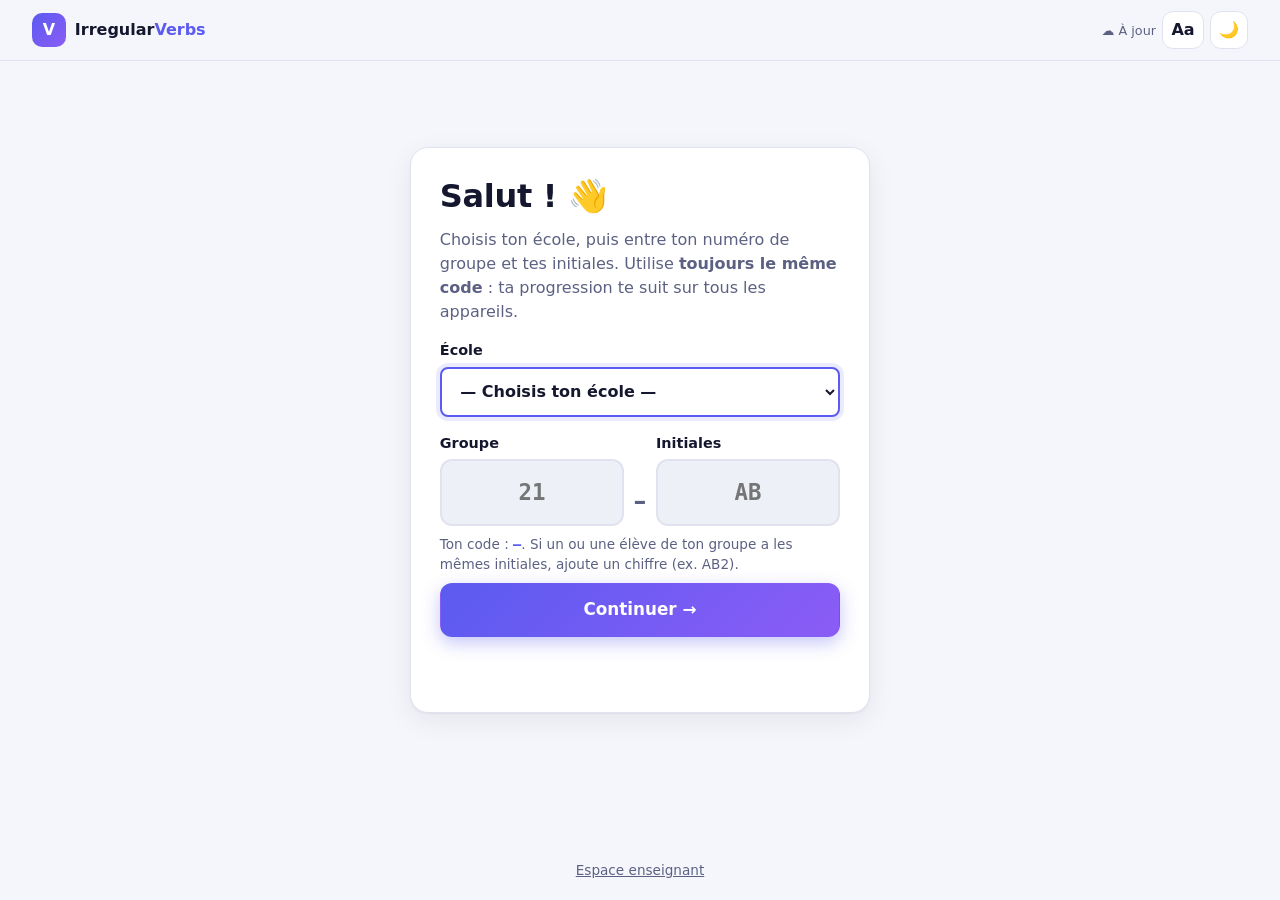
<file: index.html>
<!DOCTYPE html>
<html lang="fr" data-theme="light">
<head>
  <meta charset="utf-8">
  <meta http-equiv="Content-Security-Policy" content="default-src 'self'; script-src 'self'; style-src 'self' 'unsafe-inline'; img-src 'self' data: blob:; connect-src 'self' https://script.google.com https://script.googleusercontent.com; manifest-src 'self'; worker-src 'self'; object-src 'none'; base-uri 'self'; form-action 'self'">
  <meta name="referrer" content="no-referrer">
  <meta name="viewport" content="width=device-width, initial-scale=1">
  <title>Irregular Verbs — Pratique des verbes irréguliers</title>
  <meta name="description" content="Pratique des verbes irréguliers anglais pour la 2e secondaire.">
  <meta name="theme-color" content="#5b5bf0">
  <link rel="manifest" href="manifest.webmanifest">
  <link rel="icon" href="assets/icon.svg" type="image/svg+xml">
  <link rel="apple-touch-icon" href="assets/icon-192.png">
  <link rel="stylesheet" href="css/styles.css">
</head>
<body>
  <a class="saut" href="#principal">Aller au contenu</a>

  <header class="entete">
    <div class="marque">
      <span class="logo" aria-hidden="true">V</span>
      <span class="marque-txt">Irregular<b>Verbs</b></span>
    </div>
    <div class="entete-stats" id="entete-stats" hidden>
      <span class="pastille" id="pastille-serie" title="Jours consécutifs de pratique">🔥 <b id="val-serie">0</b></span>
      <span class="pastille" id="pastille-niveau" title="Niveau et points d'expérience">⭐ Niv. <b id="val-niveau">1</b></span>
      <span class="pastille code" id="pastille-code" title="Ton code"></span>
    </div>
    <div class="entete-actions">
      <span class="sync" id="sync" role="status" aria-live="polite"></span>
      <button class="btn-icone" id="btn-lecture" aria-pressed="false" title="Lecture facilitée (texte plus grand et espacé)" aria-label="Lecture facilitée">Aa</button>
      <button class="btn-icone" id="btn-theme" title="Mode clair / sombre">🌙</button>
    </div>
  </header>

  <main id="principal" tabindex="-1">

    <!-- =============== CONNEXION =============== -->
    <section class="ecran" id="ecran-connexion" hidden>
      <div class="carte carte-connexion">
        <h1>Salut ! 👋</h1>
        <p class="muted">Choisis ton école, puis entre ton numéro de groupe et tes initiales. Utilise <b>toujours le même code</b> : ta progression te suit sur tous les appareils.</p>
        <form id="form-connexion" autocomplete="off" novalidate>
          <div id="etape-code">
            <label class="champ" id="champ-ecole" style="margin-top:1rem">
              <span>École</span>
              <select id="in-ecole" aria-describedby="aide-code"><option value="">— Choisis ton école —</option></select>
            </label>
            <div class="rangee-code">
              <label class="champ">
                <span>Groupe</span>
                <input id="in-groupe" inputmode="numeric" maxlength="4" placeholder="21" aria-describedby="aide-code">
              </label>
              <span class="tiret" aria-hidden="true">–</span>
              <label class="champ">
                <span>Initiales</span>
                <input id="in-initiales" maxlength="5" placeholder="AB" autocapitalize="characters" aria-describedby="aide-code">
              </label>
            </div>
            <p class="aide" id="aide-code">Ton code : <b id="apercu-code">—</b>. Si un ou une élève de ton groupe a les mêmes initiales, ajoute un chiffre (ex. AB2).</p>
            <button class="btn btn-principal btn-large" type="submit" id="btn-continuer">Continuer →</button>
          </div>
          <div id="etape-nip" hidden>
            <p id="nip-titre" class="nip-titre"></p>
            <label class="champ"><span>NIP (4 chiffres)</span>
              <input id="in-nip" class="nip-input" type="password" inputmode="numeric" maxlength="4" autocomplete="current-password"></label>
            <label class="champ" id="champ-nip2" style="margin-top:.6rem"><span>Confirme ton NIP</span>
              <input id="in-nip2" class="nip-input" type="password" inputmode="numeric" maxlength="4" autocomplete="new-password"></label>
            <button class="btn btn-principal btn-large" type="submit" id="btn-entrer" style="margin-top:1rem">Entrer</button>
            <div class="actions" style="justify-content:space-between">
              <button type="button" class="btn btn-fantome btn-petit" id="btn-retour-code">← Ce n'est pas moi</button>
              <button type="button" class="btn btn-fantome btn-petit" id="btn-nip-oublie">NIP oublié ?</button>
            </div>
          </div>
          <p class="erreur" id="erreur-connexion" role="alert"></p>
        </form>
        <div id="anciens-codes" class="anciens-codes"></div>
      </div>
    </section>

    <!-- =============== ACCUEIL =============== -->
    <section class="ecran" id="ecran-accueil" hidden>
      <div class="bienvenue">
        <div>
          <h1 id="titre-accueil">Prêt·e à pratiquer ?</h1>
          <p class="muted" id="message-accueil"></p>
        </div>
        <button class="btn btn-fantome" id="btn-changer-eleve">Changer d'élève</button>
      </div>

      <h2 class="titre-section"><span class="num">1</span> Choisis ton bloc</h2>
      <div class="grille-blocs" id="grille-blocs" role="radiogroup" aria-label="Bloc de verbes"></div>

      <h2 class="titre-section"><span class="num">2</span> Choisis ton activité</h2>
      <div class="grille-modes" id="grille-modes"></div>

      <details class="options" id="options">
        <summary>⚙️ Options : quelle forme veux-tu recevoir ?</summary>
        <div class="segment" id="seg-forme" role="radiogroup" aria-label="Forme donnée">
          <button data-forme="hasard" role="radio">Au hasard</button>
          <button data-forme="fr" role="radio">Français</button>
          <button data-forme="base" role="radio">Infinitif</button>
          <button data-forme="passe" role="radio">Passé</button>
          <button data-forme="participe" role="radio">Participe</button>
        </div>
        <p class="aide">On te donne une forme, tu complètes les trois autres. « Au hasard » est le meilleur choix pour bien retenir.</p>
      </details>

      <h2 class="titre-section">🏅 Mes badges</h2>
      <div class="badges" id="badges"></div>
    </section>

    <!-- =============== ÉTUDIER =============== -->
    <section class="ecran" id="ecran-etude" hidden>
      <div class="barre-ecran">
        <button class="btn btn-fantome" data-retour>← Retour</button>
        <h1 id="titre-etude">Étudier</h1>
      </div>
      <div class="carte conseil">
        <b>Truc d'apprentissage :</b> lis une famille, puis cache une colonne et essaie de te rappeler chaque forme <em>avant</em> de cliquer. Se tester, c'est la façon la plus efficace d'apprendre.
      </div>
      <div class="segment segment-cacher" id="seg-cacher" aria-label="Cacher une colonne">
        <span class="muted">Cacher :</span>
        <button data-cacher="aucune" aria-pressed="true">Rien</button>
        <button data-cacher="base" aria-pressed="false">Infinitif</button>
        <button data-cacher="passe" aria-pressed="false">Passé</button>
        <button data-cacher="participe" aria-pressed="false">Participe</button>
        <button data-cacher="fr" aria-pressed="false">Français</button>
      </div>
      <div id="liste-etude"></div>
    </section>

    <!-- =============== EXERCICE =============== -->
    <section class="ecran" id="ecran-exercice" hidden>
      <div class="barre-exercice">
        <button class="btn btn-fantome" id="btn-quitter">✕ Quitter</button>
        <div class="progression" aria-hidden="true"><div class="progression-barre" id="progression-barre"></div></div>
        <span class="compteur" id="compteur"></span>
      </div>

      <form class="carte carte-question" id="form-question" autocomplete="off" novalidate>
        <div class="question-tete">
          <span class="etiquette" id="etiquette-mode" data-etiquette></span>
          <span class="serie-live" id="serie-live" aria-live="polite" data-serie></span>
        </div>
        <p class="donnee-label" id="donnee-label"></p>
        <div class="donnee">
          <span id="donnee-valeur"></span>
          <button type="button" class="btn-icone btn-audio" id="btn-audio-donnee" aria-label="Écouter la prononciation">🔊</button>
        </div>
        <p class="indice-desamb" id="indice-desamb"></p>

        <div class="champs-reponse" id="champs-reponse"></div>

        <div class="retro" id="retro" aria-live="polite"></div>

        <div class="actions-question">
          <button type="button" class="btn btn-secondaire" id="btn-indice">💡 Indice</button>
          <button type="submit" class="btn btn-principal" id="btn-valider">Vérifier <kbd>Entrée</kbd></button>
        </div>
      </form>

      <!-- Phrases à compléter -->
      <form class="carte carte-question" id="form-phrase" autocomplete="off" novalidate hidden>
        <div class="question-tete"><span class="etiquette" data-etiquette></span><span class="serie-live" aria-live="polite" data-serie></span></div>
        <p class="donnee-label">Mets le verbe entre parenthèses au bon temps</p>
        <p class="phrase-texte" id="phrase-texte" lang="en"></p>
        <p class="indice-desamb" id="phrase-indice" aria-live="polite"></p>
        <div class="retro" id="retro-phrase" aria-live="polite"></div>
        <div class="actions-question">
          <button type="button" class="btn btn-secondaire" id="btn-indice-phrase">💡 Indice <small>(−50 %)</small></button>
          <button type="submit" class="btn btn-principal" id="btn-valider-phrase">Vérifier <kbd>Entrée</kbd></button>
        </div>
      </form>

      <!-- Chasse aux erreurs -->
      <form class="carte carte-question carte-large" id="form-chasse" autocomplete="off" novalidate hidden>
        <div class="question-tete"><span class="etiquette" data-etiquette></span><span class="serie-live" aria-live="polite" data-serie></span></div>
        <p class="donnee-label">Le verbe en gras est-il bien conjugué ?</p>
        <p class="aide" style="margin-top:0">Pour chaque phrase, choisis <b>✓ Correct</b> ou <b>✗ À corriger</b>. Si tu choisis « À corriger », écris la bonne forme. Il y a 2 ou 3 erreurs par manche.</p>
        <ol class="liste-chasse" id="liste-chasse"></ol>
        <div class="retro" id="retro-chasse" aria-live="polite"></div>
        <div class="actions-question">
          <button type="submit" class="btn btn-principal" id="btn-valider-chasse">Vérifier <kbd>Entrée</kbd></button>
        </div>
      </form>

      <!-- Vrai ou faux éclair -->
      <div class="carte carte-question carte-vf" id="carte-vf" hidden>
        <div class="question-tete"><span class="etiquette" data-etiquette></span><span class="serie-live" aria-live="polite" data-serie></span></div>
        <p class="donnee-label">Ce trio est-il correct ?</p>
        <div class="vf-trio mono" id="vf-trio" lang="en" aria-live="polite"></div>
        <p class="muted vf-fr" id="vf-fr"></p>
        <p class="vf-correction" id="vf-correction" aria-live="polite"></p>
        <div class="vf-boutons">
          <button type="button" class="btn btn-vf faux" id="btn-faux">✗ Faux <kbd>←</kbd></button>
          <button type="button" class="btn btn-vf vrai" id="btn-vrai">✓ Vrai <kbd>→</kbd></button>
        </div>
        <p class="aide" style="text-align:center">Sur cellulaire ou tablette, tu peux aussi glisser la carte : à droite = vrai, à gauche = faux.</p>
      </div>
    </section>

    <!-- =============== RÉSULTATS =============== -->
    <section class="ecran" id="ecran-resultats" hidden>
      <div class="carte carte-resultats">
        <div class="anneau" id="anneau"><span id="res-pct">0 %</span></div>
        <h1 id="res-titre"></h1>
        <p class="muted" id="res-message"></p>
        <div class="res-stats" id="res-stats"></div>
        <div id="res-revoir"></div>
        <div class="actions-resultats">
          <button class="btn btn-secondaire" id="btn-res-accueil">Accueil</button>
          <button class="btn btn-principal" id="btn-res-rejouer">Recommencer</button>
        </div>
      </div>
    </section>

  </main>

  <footer class="pied">
    <a href="enseignant.html">Espace enseignant</a>
  </footer>

  <noscript><p class="carte">Cette application a besoin de JavaScript pour fonctionner.</p></noscript>

  <script src="js/config.js"></script>
  <script src="js/verbes-defaut.js"></script>
  <script src="js/phrases-defaut.js"></script>
  <script src="js/commun.js"></script>
  <script src="js/app.js"></script>
</body>
</html>
</file>
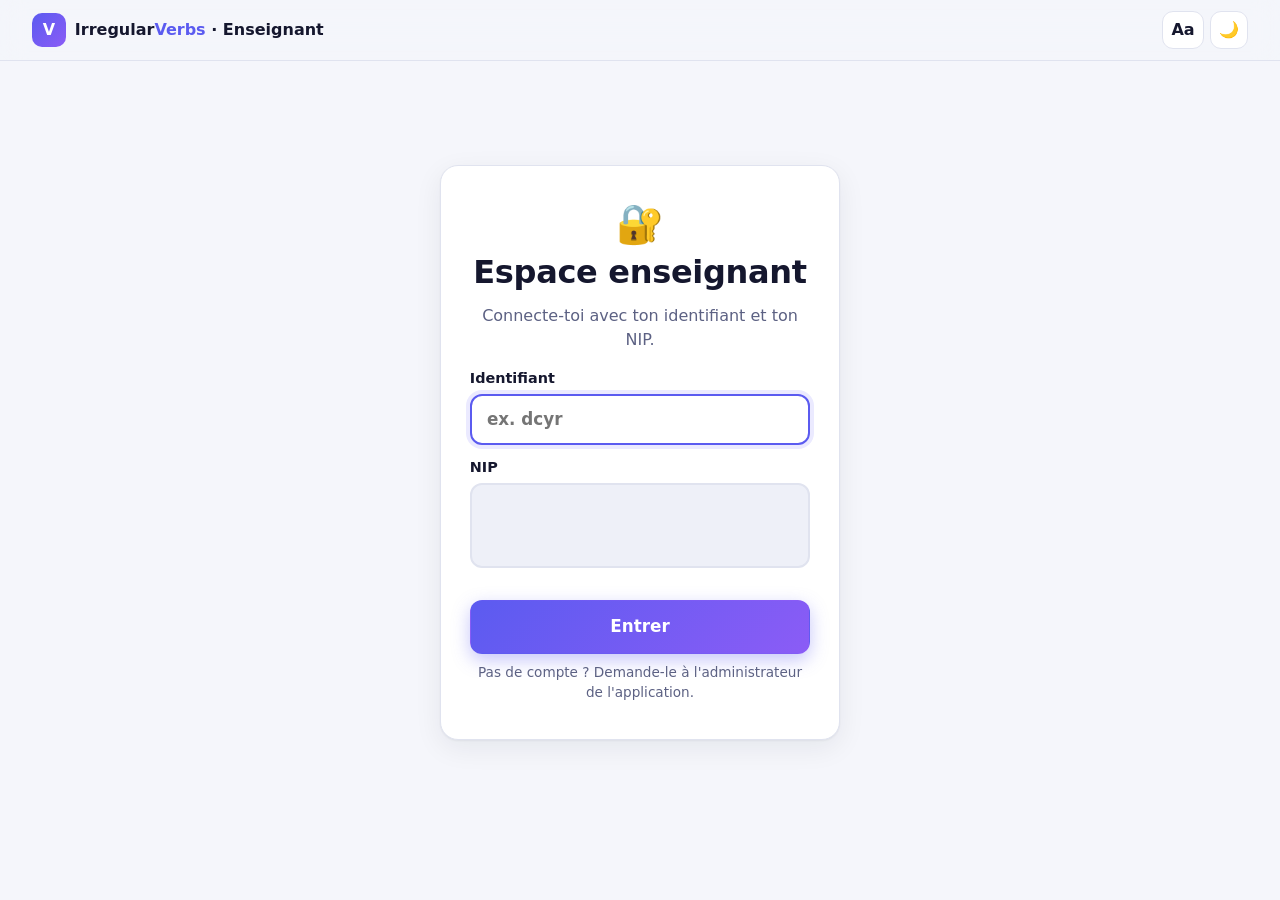
<file: enseignant.html>
<!DOCTYPE html>
<html lang="fr" data-theme="light">
<head>
  <meta charset="utf-8">
  <meta http-equiv="Content-Security-Policy" content="default-src 'self'; script-src 'self'; style-src 'self' 'unsafe-inline'; img-src 'self' data: blob:; connect-src 'self' https://script.google.com https://script.googleusercontent.com; manifest-src 'self'; worker-src 'self'; object-src 'none'; base-uri 'self'; form-action 'self'">
  <meta name="referrer" content="no-referrer">
  <meta name="viewport" content="width=device-width, initial-scale=1">
  <title>Espace enseignant — IrregularVerbs</title>
  <meta name="robots" content="noindex">
  <meta name="theme-color" content="#5b5bf0">
  <link rel="icon" href="assets/icon.svg" type="image/svg+xml">
  <link rel="stylesheet" href="css/styles.css">
</head>
<body>
  <header class="entete">
    <a class="marque" href="index.html" style="color:inherit;text-decoration:none">
      <span class="logo" aria-hidden="true">V</span>
      <span class="marque-txt">Irregular<b>Verbs</b> · Enseignant</span>
    </a>
    <div class="entete-actions">
      <span class="pastille" id="qui" hidden></span>
      <button class="btn btn-fantome" id="btn-deconnexion" hidden>Se déconnecter</button>
      <button class="btn-icone" id="btn-lecture" aria-pressed="false" aria-label="Lecture facilitée" title="Lecture facilitée">Aa</button>
      <button class="btn-icone" id="btn-theme">🌙</button>
    </div>
  </header>

  <main id="principal" tabindex="-1">

    <div class="carte" id="non-configure" hidden>
      <h1>Configuration requise</h1>
      <p>L'espace enseignant a besoin de la feuille Google. Ouvre <code>js/config.js</code> et remplace <code>VOTRE_URL_ICI</code> par l'URL de ton application Web Apps Script (voir le guide <code>README.md</code>).</p>
      <p class="muted">En attendant, l'application élève fonctionne en mode local.</p>
    </div>

    <!-- Connexion -->
    <section id="ecran-nip" hidden>
      <form class="carte carte-nip" id="form-nip" autocomplete="on">
        <div style="font-size:2.4rem" aria-hidden="true">🔐</div>
        <h1>Espace enseignant</h1>
        <p class="muted">Connecte-toi avec ton identifiant et ton NIP.</p>
        <label class="champ" style="margin-top:1rem;text-align:left"><span>Identifiant</span>
          <input id="in-id" autocomplete="username" autocapitalize="off" spellcheck="false" placeholder="ex. dcyr"></label>
        <label class="champ" style="margin-top:.7rem;text-align:left"><span>NIP</span>
          <input id="in-nip" class="nip-input" type="password" inputmode="numeric" maxlength="12" autocomplete="current-password"></label>
        <p class="erreur" id="erreur-nip" role="alert"></p>
        <button class="btn btn-principal btn-large" type="submit" id="btn-nip">Entrer</button>
        <p class="aide">Pas de compte ? Demande-le à l'administrateur de l'application.</p>
      </form>
    </section>

    <!-- Tableau de bord -->
    <section id="ecran-tdb" hidden>
      <div class="barre-ecran" style="justify-content:space-between">
        <h1 id="titre-tdb">Tableau de bord</h1>
        <button class="btn btn-secondaire" id="btn-actualiser">↻ Actualiser</button>
      </div>

      <nav class="onglets" role="tablist">
        <button role="tab" aria-selected="true" data-onglet="eleves">👥 Élèves</button>
        <button role="tab" aria-selected="false" data-onglet="verbes-diff">🔥 Verbes difficiles</button>
        <button role="tab" aria-selected="false" data-onglet="groupes" id="onglet-groupes">🏫 Mes groupes</button>
        <button role="tab" aria-selected="false" data-onglet="ecoles" data-admin>🏛️ Écoles</button>
        <button role="tab" aria-selected="false" data-onglet="liste" data-admin>📚 Verbes et phrases</button>
        <button role="tab" aria-selected="false" data-onglet="enseignants" data-admin>🧑‍🏫 Enseignants</button>
        <button role="tab" aria-selected="false" data-onglet="gestion">⚙️ Mon compte</button>
      </nav>

      <div class="filtres" id="filtres">
        <label class="champ"><span>École</span><select id="f-ecole"></select></label>
        <label class="champ"><span>Groupe</span><select id="f-groupe"></select></label>
        <label class="champ"><span>Bloc</span>
          <select id="f-bloc"><option value="">Tous les blocs</option><option>1</option><option>2</option><option>3</option><option>4</option></select></label>
        <label class="champ"><span>Activité</span>
          <select id="f-mode"><option value="">Toutes</option><option value="quiz">Quiz</option><option value="entrainement">Entraînement</option><option value="sprint">Sprint</option><option value="difficiles">Verbes difficiles</option><option value="phrases">Phrases à compléter</option><option value="erreurs">Chasse aux erreurs</option><option value="vraifaux">Vrai ou faux</option></select></label>
        <label class="champ"><span>Période</span>
          <select id="f-periode"><option value="7">7 derniers jours</option><option value="30" selected>30 derniers jours</option><option value="0">Depuis le début</option></select></label>
      </div>

      <!-- Élèves -->
      <div data-panneau="eleves">
        <div class="kpis" id="kpis"></div>
        <div class="table-wrap"><table id="table-eleves"></table></div>
        <p class="aide">Moyenne : quiz, entraînements et verbes difficiles (le sprint est compté à part). Clique sur un en-tête pour trier, ou sur un élève pour voir toutes ses tentatives.</p>
      </div>

      <!-- Verbes difficiles -->
      <div data-panneau="verbes-diff" hidden>
        <p class="muted">Taux d'erreur par verbe : à cibler en classe (mini-leçon, phrases à l'oral, chanson…).</p>
        <div class="table-wrap"><table id="table-diff"></table></div>
        <h2 style="margin-top:1.5rem">Carte de chaleur par groupe</h2>
        <p class="muted petit">Les 15 verbes les plus ratés. Plus la case est rouge, plus le groupe a de difficulté.</p>
        <div class="table-wrap"><table id="table-chaleur" class="chaleur"></table></div>
      </div>

      <!-- Groupes -->
      <div data-panneau="groupes" hidden>
        <div class="carte" style="margin-bottom:1rem">
          <h2>➕ Créer un groupe</h2>
          <p class="muted petit">Les élèves choisiront l'école puis entreront ce numéro à la connexion. Dans une même école, un numéro n'appartient qu'à un seul enseignant (deux écoles peuvent chacune avoir un groupe 21).</p>
          <div class="filtres" style="margin:0">
            <label class="champ"><span>École</span><select id="nouveau-ecole"></select></label>
            <label class="champ"><span>Numéro du groupe</span><input id="nouveau-groupe" inputmode="numeric" maxlength="4" placeholder="21"></label>
            <label class="champ" data-admin><span>Propriétaire</span><select id="nouveau-proprio"></select></label>
            <button class="btn btn-principal" id="btn-creer-groupe" style="flex:0 0 auto">Créer le groupe</button>
          </div>
        </div>
        <div class="table-wrap"><table id="table-groupes"></table></div>
        <p class="aide">« Effacer les résultats » garde le groupe et les comptes des élèves (NIP et progression). « Supprimer le groupe » efface le groupe, ses résultats et les comptes de ses élèves. Chaque action demande une confirmation.</p>
        <div id="zone-orphelins" data-admin></div>
      </div>

      <!-- Écoles (admin) -->
      <div data-panneau="ecoles" hidden>
        <div class="carte" style="margin-bottom:1rem">
          <h2>➕ Ajouter une école</h2>
          <div class="filtres" style="margin:0">
            <label class="champ" style="flex:2"><span>Nom de l'école</span><input id="ecole-nom" placeholder="École secondaire Saint-Jean" maxlength="80"></label>
            <label class="champ"><span>Code court (2 à 6 lettres)</span><input id="ecole-id" placeholder="ESJ" maxlength="6" autocapitalize="characters" spellcheck="false"></label>
            <button class="btn btn-principal" id="btn-ajouter-ecole" style="flex:0 0 auto">Ajouter</button>
          </div>
          <p class="aide">Le code court ne se modifie plus ensuite (il fait partie des codes élèves, ex. ESJ-21-AB), mais le nom, oui. Les élèves voient seulement le nom.</p>
        </div>
        <div class="table-wrap"><table id="table-ecoles"></table></div>
      </div>

      <!-- Listes (admin) -->
      <div data-panneau="liste" hidden>
        <div class="carte conseil">
          Une ligne par verbe : <code>infinitif ; passé ; participe passé ; français</code>. Sépare les variantes acceptées par <code>/</code> (ex. <code>learn ; learned/learnt ; learned/learnt ; apprendre</code>).
          Cette liste est commune à tous les groupes. Les changements s'appliquent à la prochaine ouverture de l'application.
        </div>
        <div class="grille-editeur" id="editeurs"></div>
        <p class="erreur" id="erreur-verbes" role="alert"></p>
        <div class="actions">
          <button class="btn btn-fantome" id="btn-verbes-defaut">Recharger la liste par défaut</button>
          <button class="btn btn-principal" id="btn-verbes-sauver">💾 Enregistrer les listes</button>
        </div>

        <div class="carte" style="margin-top:1.5rem">
          <h2>✍️ Phrases (« Phrases à compléter » et « Chasse aux erreurs »)</h2>
          <p class="muted" id="etat-phrases">…</p>
          <p class="muted petit">Les phrases se modifient directement dans l'onglet <b>Phrases</b> de la feuille Google, une ligne par phrase : <code>verbe</code> · <code>phrase avec ___</code> · <code>réponse</code> · <code>forme</code> (P = passé simple, PP = participe passé, B = infinitif, S = présent avec he/she/it) · <code>indice</code> (mot de la phrase qui révèle le temps). Seules les phrases des verbes présents dans un bloc sont utilisées pour ce bloc.</p>
          <div class="actions"><button class="btn btn-secondaire" id="btn-phrases-defaut" data-confirmer-simple>Copier les phrases par défaut dans la feuille</button></div>
        </div>
      </div>

      <!-- Enseignants (admin) -->
      <div data-panneau="enseignants" hidden>
        <div class="carte" style="margin-bottom:1rem">
          <h2>➕ Ajouter un enseignant</h2>
          <div class="filtres" style="margin:0">
            <label class="champ"><span>Nom</span><input id="ens-nom" placeholder="Marie Tremblay" maxlength="60"></label>
            <label class="champ"><span>Identifiant</span><input id="ens-id" placeholder="mtremblay" maxlength="20" autocapitalize="off" spellcheck="false"></label>
            <label class="champ"><span>NIP de départ</span><input id="ens-nip" inputmode="numeric" maxlength="10" placeholder="6 à 10 chiffres"></label>
            <button class="btn btn-principal" id="btn-ajouter-ens" style="flex:0 0 auto">Ajouter</button>
          </div>
          <p class="aide">Transmets l'identifiant et le NIP à l'enseignant : il pourra changer son NIP dans « Mon compte ».</p>
        </div>
        <div class="table-wrap"><table id="table-ens"></table></div>
      </div>

      <!-- Mon compte -->
      <div data-panneau="gestion" hidden>
        <div class="section-gestion">
          <div class="carte">
            <h2>📤 Exporter</h2>
            <p class="muted">Télécharge les résultats affichés (selon les filtres) en CSV, lisible dans Excel ou Google Sheets.</p>
            <button class="btn btn-secondaire" id="btn-csv">Télécharger le CSV</button>
          </div>
          <div class="carte">
            <h2>🔑 Changer mon NIP</h2>
            <label class="champ"><span>Nouveau NIP (6 à 10 chiffres; administrateur : 8 à 12)</span><input id="nip-nouveau" type="password" inputmode="numeric" maxlength="12" autocomplete="new-password"></label>
            <label class="champ" style="margin-top:.6rem"><span>Confirme le nouveau NIP</span><input id="nip-confirm" type="password" inputmode="numeric" maxlength="12" autocomplete="new-password"></label>
            <div class="actions"><button class="btn btn-secondaire" id="btn-nip-changer">Changer mon NIP</button></div>
          </div>
        </div>
      </div>
    </section>
  </main>

  <!-- Fiche détaillée d'un élève -->
  <dialog id="detail-eleve" aria-labelledby="detail-titre">
    <div class="detail-tete">
      <div>
        <h2 id="detail-titre"></h2>
        <p class="muted petit" id="detail-sous-titre"></p>
      </div>
      <button class="btn-icone" id="detail-fermer" aria-label="Fermer">✕</button>
    </div>
    <div id="detail-contenu"></div>
  </dialog>

  <script src="js/config.js"></script>
  <script src="js/verbes-defaut.js"></script>
  <script src="js/phrases-defaut.js"></script>
  <script src="js/commun.js"></script>
  <script src="js/enseignant.js"></script>
</body>
</html>
</file>
<file: css/styles.css>
/* ============================================================
   IrregularVerbs — styles
   ============================================================ */
:root {
  --bg: #f5f6fb;
  --surface: #ffffff;
  --surface-2: #eef0f8;
  --text: #15172e;
  --muted: #5c6183;
  --border: #e0e3ef;
  --accent: #5b5bf0;
  --accent-2: #8b5cf6;
  --accent-soft: #ebeaff;
  --on-accent: #ffffff;
  --ok: #0f9d58;
  --ok-soft: #dff6e9;
  --ko: #e0464c;
  --ko-soft: #fde6e6;
  --warn: #f59e0b;
  --b1: #5b5bf0; --b2: #0d9488; --b3: #ea580c; --b4: #db2777;
  --radius: 18px;
  --radius-s: 12px;
  --shadow: 0 1px 2px rgba(21, 23, 46, .05), 0 8px 28px rgba(21, 23, 46, .07);
  --font: system-ui, -apple-system, "Segoe UI", Roboto, "Helvetica Neue", Arial, sans-serif;
  --mono: ui-monospace, "SF Mono", "Cascadia Code", Menlo, Consolas, monospace;
  --taille: 16px;
  --espacement: normal;
  color-scheme: light;
}
[data-theme="dark"] {
  --bg: #0e0f1d;
  --surface: #171930;
  --surface-2: #21243f;
  --text: #eceefe;
  --muted: #a3a8cc;
  --border: #2c3054;
  --accent: #8080ff;
  --accent-2: #a78bfa;
  --accent-soft: #272a5c;
  --ok: #3dd68c;
  --ok-soft: #133a29;
  --ko: #ff6b70;
  --ko-soft: #46202a;
  --b1: #8080ff; --b2: #2dd4bf; --b3: #fb923c; --b4: #f472b6;
  --shadow: 0 1px 2px rgba(0, 0, 0, .3), 0 10px 30px rgba(0, 0, 0, .35);
  color-scheme: dark;
}
[data-lecture="on"] { --taille: 19px; --espacement: .04em; }
[data-lecture="on"] body { line-height: 1.75; word-spacing: .12em; }

* { box-sizing: border-box; }
html { font-size: var(--taille); }
body {
  margin: 0; min-height: 100vh; display: flex; flex-direction: column;
  font-family: var(--font); color: var(--text); background: var(--bg);
  letter-spacing: var(--espacement); line-height: 1.5;
  -webkit-font-smoothing: antialiased;
  transition: background .25s, color .25s;
}
h1, h2, h3 { line-height: 1.2; margin: 0 0 .4em; letter-spacing: -.01em; }
h1 { font-size: clamp(1.5rem, 4vw, 2rem); }
h2 { font-size: 1.15rem; }
p { margin: 0 0 .6em; }
button, input, select, textarea { font: inherit; color: inherit; letter-spacing: inherit; }
button { cursor: pointer; }
button:disabled { cursor: not-allowed; }
:focus-visible { outline: 3px solid var(--accent); outline-offset: 2px; border-radius: 8px; }
[hidden] { display: none !important; }
.muted { color: var(--muted); }
.petit { font-size: .85rem; }
kbd { font-family: var(--mono); font-size: .7em; padding: .1em .45em; border-radius: 6px; background: rgba(255,255,255,.2); margin-left: .4em; }
.saut { position: absolute; left: -999px; top: 0; background: var(--accent); color: #fff; padding: .5em 1em; z-index: 99; }
.saut:focus { left: 1rem; }

/* ---------- En-tête ---------- */
.entete {
  position: sticky; top: 0; z-index: 20;
  display: flex; align-items: center; gap: .75rem; flex-wrap: wrap;
  padding: .7rem clamp(1rem, 3vw, 2rem);
  background: color-mix(in srgb, var(--bg) 82%, transparent);
  backdrop-filter: blur(12px); -webkit-backdrop-filter: blur(12px);
  border-bottom: 1px solid var(--border);
}
.marque { display: flex; align-items: center; gap: .55rem; font-weight: 600; }
.logo {
  display: grid; place-items: center; width: 34px; height: 34px; border-radius: 10px;
  background: linear-gradient(135deg, var(--accent), var(--accent-2)); color: #fff; font-weight: 800;
}
.marque-txt b { color: var(--accent); }
.entete-stats { display: flex; gap: .4rem; flex-wrap: wrap; }
.entete-actions { margin-left: auto; display: flex; align-items: center; gap: .4rem; }
.pastille {
  display: inline-flex; align-items: center; gap: .3em; padding: .25em .7em; border-radius: 999px;
  background: var(--surface); border: 1px solid var(--border); font-size: .85rem; white-space: nowrap;
}
.pastille.code { font-family: var(--mono); font-weight: 600; }
.sync { font-size: .8rem; color: var(--muted); white-space: nowrap; }
.btn-icone {
  display: inline-grid; place-items: center; min-width: 38px; height: 38px; padding: 0 .5rem;
  border-radius: 11px; border: 1px solid var(--border); background: var(--surface); font-weight: 700;
  transition: transform .15s, background .15s;
}
.btn-icone:hover { background: var(--surface-2); }
.btn-icone:active { transform: scale(.94); }
.btn-icone[aria-pressed="true"] { background: var(--accent); color: var(--on-accent); border-color: var(--accent); }
.btn-audio { min-width: 34px; height: 34px; font-size: .95rem; }

/* ---------- Mise en page ---------- */
main { flex: 1; width: 100%; max-width: 980px; margin: 0 auto; padding: clamp(1rem, 3vw, 2rem); outline: none; }
.ecran { animation: entree .35s ease both; }
@keyframes entree { from { opacity: 0; transform: translateY(8px); } }
.carte { background: var(--surface); border: 1px solid var(--border); border-radius: var(--radius); box-shadow: var(--shadow); padding: clamp(1.1rem, 3vw, 1.8rem); }
.pied { text-align: center; padding: 1.2rem; font-size: .85rem; }
.pied a { color: var(--muted); }

/* ---------- Boutons ---------- */
.btn {
  display: inline-flex; align-items: center; justify-content: center; gap: .4em;
  min-height: 46px; padding: .6em 1.2em; border-radius: var(--radius-s);
  border: 1px solid transparent; font-weight: 600; transition: transform .12s, filter .15s, background .15s;
}
.btn:active:not(:disabled) { transform: scale(.97); }
.btn:disabled { opacity: .5; }
.btn-principal { background: linear-gradient(135deg, var(--accent), var(--accent-2)); color: var(--on-accent); box-shadow: 0 6px 18px color-mix(in srgb, var(--accent) 35%, transparent); }
.btn-principal:hover:not(:disabled) { filter: brightness(1.07); }
.btn-secondaire { background: var(--accent-soft); color: var(--accent); }
.btn-secondaire:hover:not(:disabled) { filter: brightness(.97); }
.btn-fantome { background: transparent; border-color: var(--border); color: var(--muted); }
.btn-fantome:hover { background: var(--surface); color: var(--text); }
.btn-danger { background: var(--ko); color: #fff; }
.btn-large { width: 100%; min-height: 54px; font-size: 1.05rem; }

/* ---------- Champs ---------- */
.champ { display: flex; flex-direction: column; gap: .3rem; font-weight: 600; font-size: .9rem; }
input[type="text"], input[type="password"], input:not([type]), select, textarea {
  width: 100%; min-height: 50px; padding: .65em .9em; border-radius: var(--radius-s);
  border: 2px solid var(--border); background: var(--surface-2); font-size: 1.05rem;
  transition: border-color .15s, background .15s, box-shadow .15s;
}
input:focus, select:focus, textarea:focus { outline: none; border-color: var(--accent); background: var(--surface); box-shadow: 0 0 0 4px var(--accent-soft); }
textarea { min-height: 200px; font-family: var(--mono); font-size: .9rem; line-height: 1.6; resize: vertical; }
.aide { font-size: .85rem; color: var(--muted); margin-top: .5rem; }
.erreur { color: var(--ko); font-weight: 600; min-height: 1.4em; margin: .3rem 0; }

/* ---------- Connexion ---------- */
.carte-connexion { max-width: 460px; margin: clamp(1rem, 6vh, 4rem) auto; }
.rangee-code { display: grid; grid-template-columns: 1fr auto 1fr; align-items: end; gap: .6rem; margin-top: 1rem; }
.rangee-code input { font-family: var(--mono); font-size: 1.4rem; text-align: center; text-transform: uppercase; font-weight: 700; }
.tiret { font-size: 1.6rem; font-weight: 700; padding-bottom: .4rem; color: var(--muted); }
#apercu-code { font-family: var(--mono); color: var(--accent); }
.anciens-codes { margin-top: 1.2rem; display: flex; flex-wrap: wrap; gap: .4rem; align-items: center; }
.anciens-codes p { width: 100%; margin: 0; }
.puce-code { display: inline-flex; border: 1px solid var(--border); border-radius: 999px; overflow: hidden; }
.puce-code button { border: 0; background: var(--surface-2); padding: .35em .8em; font-family: var(--mono); font-weight: 600; }
.puce-code button:hover { background: var(--accent-soft); }
.puce-code .retirer { padding: .35em .6em; color: var(--muted); font-family: var(--font); }

/* ---------- Accueil ---------- */
.bienvenue { display: flex; justify-content: space-between; align-items: flex-start; gap: 1rem; flex-wrap: wrap; margin-bottom: 1rem; }
.titre-section { display: flex; align-items: center; gap: .5rem; margin: 1.6rem 0 .8rem; }
.num { display: inline-grid; place-items: center; width: 26px; height: 26px; border-radius: 50%; background: var(--accent); color: var(--on-accent); font-size: .8rem; }
.grille-blocs { display: grid; grid-template-columns: repeat(auto-fit, minmax(170px, 1fr)); gap: .8rem; }
.bloc {
  --c: var(--b1);
  display: flex; flex-direction: column; align-items: flex-start; gap: .35rem; text-align: left;
  padding: 1rem 1.1rem; border-radius: var(--radius); background: var(--surface);
  border: 2px solid var(--border); box-shadow: var(--shadow); transition: transform .15s, border-color .15s;
}
.bloc.b2 { --c: var(--b2); } .bloc.b3 { --c: var(--b3); } .bloc.b4 { --c: var(--b4); }
.bloc:hover:not(:disabled) { transform: translateY(-2px); }
.bloc[aria-checked="true"] { border-color: var(--c); background: color-mix(in srgb, var(--c) 9%, var(--surface)); }
.bloc[aria-checked="true"] .bloc-nom::after { content: " ✓"; }
.bloc-nom { font-weight: 800; font-size: 1.15rem; color: var(--c); }
.bloc-info { font-size: .82rem; color: var(--muted); }
.jauge { width: 100%; height: 8px; border-radius: 99px; background: var(--surface-2); overflow: hidden; }
.jauge span { display: block; height: 100%; background: var(--c, var(--accent)); border-radius: 99px; transition: width .6s ease; }

.grille-modes { display: grid; grid-template-columns: repeat(auto-fit, minmax(200px, 1fr)); gap: .8rem; }
.mode {
  display: flex; flex-direction: column; align-items: flex-start; gap: .25rem; text-align: left;
  padding: 1.1rem; border-radius: var(--radius); background: var(--surface); border: 1px solid var(--border);
  box-shadow: var(--shadow); transition: transform .15s, border-color .15s;
}
.mode:hover:not(:disabled) { transform: translateY(-3px); border-color: var(--accent); }
.mode:disabled { opacity: .55; }
.mode-icone { font-size: 1.7rem; }
.mode-titre { font-weight: 700; font-size: 1.05rem; }
.mode-desc { font-size: .85rem; color: var(--muted); }
.mode-extra { margin-top: .3rem; font-size: .78rem; font-weight: 700; color: var(--accent); background: var(--accent-soft); padding: .15em .6em; border-radius: 99px; }

.options { margin-top: 1.2rem; background: var(--surface); border: 1px solid var(--border); border-radius: var(--radius); padding: .9rem 1.1rem; }
.options summary { cursor: pointer; font-weight: 600; }
.options[open] summary { margin-bottom: .8rem; }
.segment { display: flex; flex-wrap: wrap; gap: .35rem; align-items: center; }
.segment button { border: 1px solid var(--border); background: var(--surface-2); padding: .45em .95em; border-radius: 99px; font-weight: 600; font-size: .9rem; }
.segment button[aria-checked="true"], .segment button[aria-pressed="true"] { background: var(--accent); color: var(--on-accent); border-color: var(--accent); }

.badges { display: grid; grid-template-columns: repeat(auto-fill, minmax(140px, 1fr)); gap: .6rem; }
.badge { display: flex; flex-direction: column; align-items: center; text-align: center; gap: .15rem; padding: .8rem .5rem; border-radius: var(--radius-s); background: var(--surface); border: 1px dashed var(--border); opacity: .6; }
.badge span { font-size: 1.6rem; filter: grayscale(1); }
.badge b { font-size: .85rem; }
.badge small { font-size: .72rem; color: var(--muted); line-height: 1.3; }
.badge.obtenu { opacity: 1; border-style: solid; border-color: color-mix(in srgb, var(--warn) 50%, var(--border)); background: color-mix(in srgb, var(--warn) 8%, var(--surface)); }
.badge.obtenu span { filter: none; }

/* ---------- Étudier ---------- */
.barre-ecran { display: flex; align-items: center; gap: 1rem; margin-bottom: 1rem; flex-wrap: wrap; }
.barre-ecran h1 { margin: 0; }
.conseil { background: var(--accent-soft); border-color: transparent; box-shadow: none; margin-bottom: 1rem; padding: 1rem 1.2rem; }
.segment-cacher { margin-bottom: 1rem; }
.famille { margin-bottom: 1rem; }
.famille header { margin-bottom: .8rem; }
.famille h2 { display: flex; align-items: center; gap: .5rem; }
.compte { font-size: .75rem; background: var(--surface-2); padding: .1em .6em; border-radius: 99px; color: var(--muted); }
.tableau-etude { display: flex; flex-direction: column; }
.ligne { display: grid; grid-template-columns: repeat(3, 1fr) 1.3fr 40px; gap: .5rem; align-items: center; padding: .55rem .3rem; border-top: 1px solid var(--border); }
.entete-ligne { border-top: 0; font-size: .75rem; text-transform: uppercase; letter-spacing: .05em; color: var(--muted); font-weight: 700; }
.cellule { position: relative; font-weight: 600; min-height: 1.6em; }
.cellule:not(.fr) { font-family: var(--mono); }
.cellule.fr { color: var(--muted); font-weight: 500; font-size: .92rem; }
.cellule .masque { display: none; }
.cellule.cachee .val { visibility: hidden; }
.cellule.cachee .masque { display: inline-block; position: absolute; left: 0; top: 50%; transform: translateY(-50%); border: 1px dashed var(--accent); background: var(--accent-soft); color: var(--accent); border-radius: 8px; padding: .05em .9em; font-weight: 800; }

/* ---------- Exercice ---------- */
.barre-exercice { display: flex; align-items: center; gap: .8rem; margin-bottom: 1rem; }
.progression { flex: 1; height: 10px; border-radius: 99px; background: var(--surface-2); overflow: hidden; }
.progression-barre { height: 100%; width: 0; border-radius: 99px; background: linear-gradient(90deg, var(--accent), var(--accent-2)); transition: width .3s ease; }
.progression-barre.urgent { background: linear-gradient(90deg, var(--warn), var(--ko)); }
.compteur { font-weight: 700; font-variant-numeric: tabular-nums; white-space: nowrap; font-size: .95rem; }
.carte-question { max-width: 720px; margin: 0 auto; }
.question-tete { display: flex; justify-content: space-between; align-items: center; gap: .5rem; flex-wrap: wrap; }
.etiquette { font-size: .8rem; font-weight: 700; color: var(--accent); background: var(--accent-soft); padding: .2em .75em; border-radius: 99px; }
.serie-live { font-weight: 700; color: var(--warn); font-size: .9rem; }
.donnee-label { margin: 1.1rem 0 .2rem; color: var(--muted); font-size: .85rem; text-transform: uppercase; letter-spacing: .06em; font-weight: 700; }
.donnee { display: flex; align-items: center; gap: .6rem; flex-wrap: wrap; }
#donnee-valeur { font-size: clamp(2rem, 7vw, 2.8rem); font-weight: 800; letter-spacing: -.02em; line-height: 1.1; }
#donnee-valeur:lang(en) { font-family: var(--mono); letter-spacing: -.04em; }
.indice-desamb { font-size: .88rem; color: var(--muted); margin: .4rem 0 0; min-height: 0; }
.champs-reponse { display: grid; gap: .8rem; margin: 1.3rem 0 1rem; }
.champ-rep label { display: block; font-weight: 700; margin-bottom: .3rem; font-size: .95rem; }
.champ-rep label small { color: var(--muted); font-weight: 500; font-style: italic; margin-left: .3em; }
.champ-rep input:lang(en) { font-family: var(--mono); }
.champ-rep .correction { display: block; font-size: .9rem; margin-top: .3rem; min-height: 0; }
.champ-rep.ok input, .champ-rep.ok input:focus { border-color: var(--ok); background: var(--ok-soft); }
.champ-rep.ok .correction { color: var(--ok); font-weight: 600; }
.champ-rep.ko input, .champ-rep.ko input:focus { border-color: var(--ko); background: var(--ko-soft); text-decoration: line-through; text-decoration-color: color-mix(in srgb, var(--ko) 60%, transparent); }
.champ-rep.ko .correction { color: var(--ko); font-family: var(--mono); }
.actions-question { display: flex; gap: .6rem; justify-content: flex-end; flex-wrap: wrap; }
.actions-question .btn-principal { min-width: 180px; }
.retro { max-height: 0; overflow: hidden; opacity: 0; transition: max-height .35s ease, opacity .25s ease, margin .25s; }
.retro.visible { max-height: 420px; opacity: 1; margin-bottom: 1rem; }
.retro-titre { font-weight: 700; font-size: 1.05rem; display: flex; align-items: center; gap: .5rem; flex-wrap: wrap; }
.retro.ok .retro-titre { color: var(--ok); }
.retro.ko .retro-titre { color: var(--text); }
.xp { font-size: .75rem; background: var(--accent-soft); color: var(--accent); padding: .1em .6em; border-radius: 99px; }
.retro-famille { background: var(--surface-2); border-radius: var(--radius-s); padding: .8rem 1rem; }
.retro-famille p { margin: .2rem 0; display: flex; align-items: center; gap: .5rem; flex-wrap: wrap; }
.retro-famille p:first-child b { font-family: var(--mono); font-size: 1.1rem; }
.repere { font-size: .9rem; font-style: italic; color: var(--muted); }

.anim-ok { animation: pop .45s ease; }
.anim-ko { animation: secoue .45s ease; }
@keyframes pop { 30% { transform: scale(1.015); box-shadow: 0 0 0 6px color-mix(in srgb, var(--ok) 25%, transparent), var(--shadow); } }
@keyframes secoue { 20%, 60% { transform: translateX(-6px); } 40%, 80% { transform: translateX(6px); } }

/* ---------- Résultats ---------- */
.carte-resultats { max-width: 620px; margin: 0 auto; text-align: center; }
.anneau {
  --pct: 0;
  width: 150px; height: 150px; margin: .5rem auto 1rem; border-radius: 50%; display: grid; place-items: center;
  background: conic-gradient(var(--accent) calc(var(--pct) * 1%), var(--surface-2) 0);
  animation: tourne .8s ease both;
}
.anneau.sprint { background: conic-gradient(var(--warn) 100%, var(--surface-2) 0); }
.anneau span { width: 118px; height: 118px; border-radius: 50%; background: var(--surface); display: grid; place-items: center; font-size: 2rem; font-weight: 800; }
@keyframes tourne { from { transform: rotate(-90deg) scale(.8); opacity: 0; } }
.res-stats { display: grid; grid-template-columns: repeat(auto-fit, minmax(120px, 1fr)); gap: .6rem; margin: 1.2rem 0; }
.res-stats div { background: var(--surface-2); border-radius: var(--radius-s); padding: .7rem; }
.res-stats small { display: block; color: var(--muted); font-size: .78rem; }
.res-stats b { font-size: 1.2rem; }
#res-revoir h2 { text-align: left; margin-top: 1.2rem; }
.liste-revoir { list-style: none; padding: 0; margin: 0 0 1rem; text-align: left; }
.liste-revoir li { display: flex; align-items: center; gap: .8rem; padding: .55rem .2rem; border-top: 1px solid var(--border); flex-wrap: wrap; }
.liste-revoir li span:first-child { font-family: var(--mono); flex: 1; min-width: 200px; }
.actions-resultats { display: flex; gap: .6rem; justify-content: center; margin-top: 1.2rem; flex-wrap: wrap; }

/* ---------- Toasts et confettis ---------- */
#toasts { position: fixed; bottom: 1rem; left: 50%; transform: translateX(-50%); display: flex; flex-direction: column; gap: .5rem; z-index: 100; width: min(92vw, 380px); pointer-events: none; }
.toast { background: var(--text); color: var(--bg); padding: .75rem 1rem; border-radius: var(--radius-s); box-shadow: var(--shadow); font-weight: 600; animation: toast-in .3s ease; display: flex; align-items: center; gap: .5rem; transition: opacity .4s, transform .4s; }
.toast.trophee { background: linear-gradient(135deg, #f59e0b, #ec4899); color: #fff; }
.toast.erreur { background: var(--ko); color: #fff; }
.toast.succes { background: var(--ok); color: #fff; }
.toast.sortie { opacity: 0; transform: translateY(10px); }
.toast-icone { font-size: 1.4rem; }
@keyframes toast-in { from { opacity: 0; transform: translateY(14px); } }
.confettis { position: fixed; left: 50%; top: 45%; width: 0; height: 0; pointer-events: none; z-index: 99; }
.confettis i { position: absolute; width: 9px; height: 14px; border-radius: 2px; animation: confetti 1.4s cubic-bezier(.2, .7, .4, 1) forwards; }
@keyframes confetti { to { transform: translate(var(--x), var(--y)) rotate(var(--r)); opacity: 0; } }

/* ---------- Espace enseignant ---------- */
.carte-nip { max-width: 400px; margin: clamp(1rem, 8vh, 5rem) auto; text-align: center; }
.nip-input { font-family: var(--mono); font-size: 1.8rem !important; text-align: center; letter-spacing: .5em; }
.onglets { display: flex; gap: .3rem; flex-wrap: wrap; margin-bottom: 1rem; border-bottom: 1px solid var(--border); }
.onglets button { border: 0; background: none; padding: .7em 1em; font-weight: 600; color: var(--muted); border-bottom: 3px solid transparent; margin-bottom: -1px; }
.onglets button[aria-selected="true"] { color: var(--accent); border-bottom-color: var(--accent); }
.filtres { display: flex; gap: .6rem; flex-wrap: wrap; align-items: end; margin-bottom: 1rem; }
.filtres .champ { min-width: 150px; flex: 1; }
.filtres select { min-height: 44px; font-size: .95rem; }
.kpis { display: grid; grid-template-columns: repeat(auto-fit, minmax(150px, 1fr)); gap: .7rem; margin-bottom: 1rem; }
.kpi { background: var(--surface); border: 1px solid var(--border); border-radius: var(--radius-s); padding: .9rem 1rem; }
.kpi small { display: block; color: var(--muted); font-size: .8rem; }
.kpi b { font-size: 1.6rem; font-variant-numeric: tabular-nums; }
.table-wrap { overflow-x: auto; border-radius: var(--radius); border: 1px solid var(--border); background: var(--surface); }
table { width: 100%; border-collapse: collapse; font-size: .92rem; }
th, td { padding: .65rem .8rem; text-align: left; border-bottom: 1px solid var(--border); white-space: nowrap; }
th { font-size: .75rem; text-transform: uppercase; letter-spacing: .05em; color: var(--muted); background: var(--surface-2); position: sticky; top: 0; cursor: pointer; user-select: none; }
th[aria-sort="ascending"]::after { content: " ▲"; } th[aria-sort="descending"]::after { content: " ▼"; }
tr:last-child td { border-bottom: 0; }
td.mono { font-family: var(--mono); font-weight: 600; }
td.wrap { white-space: normal; min-width: 180px; }
.note { display: inline-block; min-width: 52px; text-align: center; padding: .15em .5em; border-radius: 99px; font-weight: 700; font-size: .85rem; }
.note.haute { background: var(--ok-soft); color: var(--ok); }
.note.moy { background: color-mix(in srgb, var(--warn) 18%, transparent); color: color-mix(in srgb, var(--warn) 75%, var(--text)); }
.note.basse { background: var(--ko-soft); color: var(--ko); }
.barre-h { display: inline-block; height: 8px; border-radius: 99px; background: var(--ko); vertical-align: middle; margin-right: .5rem; }
.chaleur td.c { text-align: center; font-weight: 700; font-size: .82rem; min-width: 56px; }
.vide { text-align: center; padding: 2rem; color: var(--muted); }
.grille-editeur { display: grid; grid-template-columns: repeat(auto-fit, minmax(300px, 1fr)); gap: 1rem; }
.grille-editeur .carte h3 { display: flex; justify-content: space-between; align-items: center; }
.zone-danger { border-color: color-mix(in srgb, var(--ko) 40%, var(--border)); }
.actions { display: flex; gap: .6rem; flex-wrap: wrap; margin-top: 1rem; }
.section-gestion { display: grid; gap: 1rem; grid-template-columns: repeat(auto-fit, minmax(280px, 1fr)); }

/* ---------- Fiche détaillée d'un élève ---------- */
tr.cliquable { cursor: pointer; transition: background .12s; }
tr.cliquable:hover, tr.cliquable:focus-visible { background: var(--accent-soft); outline: none; }
dialog#detail-eleve {
  width: min(960px, 94vw); max-height: 90vh; padding: clamp(1rem, 3vw, 1.8rem); border: 1px solid var(--border);
  border-radius: var(--radius); background: var(--bg); color: var(--text); box-shadow: 0 20px 60px rgba(0,0,0,.3); overflow-y: auto;
}
dialog#detail-eleve::backdrop { background: rgba(14, 15, 29, .55); backdrop-filter: blur(3px); }
dialog#detail-eleve h3 { margin: 1.4rem 0 .6rem; font-size: 1rem; }
.detail-tete { display: flex; justify-content: space-between; align-items: flex-start; gap: 1rem; margin-bottom: 1rem; }
.detail-tete h2 { font-size: 1.5rem; font-family: var(--mono); margin: 0; }
.detail-blocs { display: grid; grid-template-columns: repeat(auto-fit, minmax(150px, 1fr)); gap: .6rem; margin-top: .8rem; }
.graphique { width: 100%; height: auto; background: var(--surface); border: 1px solid var(--border); border-radius: var(--radius-s); }
.graphique text { font-size: 11px; fill: var(--muted); font-family: var(--font); }
.graphique .grille { stroke: var(--border); stroke-width: 1; }
.graphique .seuil { stroke: var(--ok); stroke-width: 1.2; stroke-dasharray: 5 5; opacity: .7; }
.graphique .trace { fill: none; stroke: var(--accent); stroke-width: 2.5; stroke-linejoin: round; stroke-linecap: round; }
.graphique .point { stroke: var(--surface); stroke-width: 2; }
.graphique .point.haute { fill: var(--ok); } .graphique .point.moy { fill: var(--warn); } .graphique .point.basse { fill: var(--ko); }
.puces-verbes { display: flex; flex-wrap: wrap; gap: .4rem; }
.puce-verbe { font-family: var(--mono); background: var(--ko-soft); color: var(--ko); padding: .25em .7em; border-radius: 99px; font-size: .88rem; }

/* ---------- Progression d'un bloc (maîtrisés / en bonne voie / à revoir) ---------- */
.jauge-etat { display: flex; }
.jauge-etat span { display: block; height: 100%; border-radius: 0; transition: width .6s ease; }
.seg-ok, .jauge-etat .seg-ok { background: var(--c, var(--accent)); }
.seg-voie, .jauge-etat .seg-voie { background: color-mix(in srgb, var(--c, var(--accent)) 38%, var(--surface-2)); }
.seg-revoir, .jauge-etat .seg-revoir { background: color-mix(in srgb, var(--ko) 55%, var(--surface-2)); }
.seg-nouveau { background: var(--surface-2); border: 1px solid var(--border); }
.c-ok { color: var(--c, var(--accent)); } .c-voie { color: var(--text); font-weight: 600; }
#res-message { display: flex; flex-direction: column; align-items: stretch; gap: .5rem; max-width: 460px; margin: 0 auto; }
#res-message .jauge-etat { height: 12px; }
.note-interrompue { display: block; background: color-mix(in srgb, var(--warn) 15%, var(--surface)); border: 1px solid color-mix(in srgb, var(--warn) 45%, var(--border)); color: var(--text); border-radius: var(--radius-s); padding: .6rem .8rem; font-size: .88rem; margin-bottom: .4rem; }
.etat-titre { font-weight: 700; color: var(--text); }
.legende-etat { display: flex; flex-wrap: wrap; justify-content: center; gap: .3rem 1rem; font-size: .88rem; }
.legende-etat b { color: var(--text); }
.pt { display: inline-block; width: 10px; height: 10px; border-radius: 3px; margin-right: .35em; vertical-align: middle; }
.aide-etat { font-size: .8rem; }

/* ---------- Connexion avec NIP ---------- */
.nip-titre { margin: 1rem 0; line-height: 1.6; }
#etape-nip .nip-input { letter-spacing: .6em; }
#in-ecole { font-size: 1rem; }

/* ---------- Accueil : activités regroupées ---------- */
.grille-modes .groupe-modes { grid-column: 1 / -1; margin: .6rem 0 -.2rem; font-size: .9rem; text-transform: uppercase; letter-spacing: .06em; color: var(--muted); }
.grille-modes .groupe-modes:first-child { margin-top: 0; }
.mono { font-family: var(--mono); }

/* ---------- Phrases à compléter ---------- */
.phrase-texte { font-size: clamp(1.2rem, 3.6vw, 1.55rem); line-height: 2.1; margin: .8rem 0 .4rem; font-weight: 500; }
.phrase-texte input {
  display: inline-block; width: 9.5ch; min-height: 0; padding: .1em .4em; margin: 0 .15em; vertical-align: baseline;
  font-family: var(--mono); font-size: inherit; font-weight: 700; text-align: center; border-radius: 10px;
}
.phrase-texte input.ok { border-color: var(--ok); background: var(--ok-soft); }
.phrase-texte input.ko { border-color: var(--ko); background: var(--ko-soft); text-decoration: line-through; }
.verbe-base { color: var(--accent); font-weight: 700; font-family: var(--mono); font-size: .9em; }
.phrase-complete { font-size: 1.05rem; line-height: 1.7; }
.phrase-complete .rep { color: var(--ok); font-family: var(--mono); }
mark { background: color-mix(in srgb, var(--warn) 35%, transparent); color: inherit; padding: 0 .2em; border-radius: 4px; }
.tag-forme { display: inline-block; font-size: .72rem; font-weight: 700; text-transform: uppercase; letter-spacing: .04em; color: var(--accent); background: var(--accent-soft); padding: .1em .55em; border-radius: 99px; margin-right: .3em; }

/* ---------- Chasse aux erreurs ---------- */
.carte-large { max-width: 820px; }
.liste-chasse { margin: 1rem 0; padding-left: 1.4rem; display: grid; gap: .7rem; }
.liste-chasse li { padding: .6rem .8rem; border-radius: var(--radius-s); background: var(--surface-2); border: 2px solid transparent; transition: border-color .2s, background .2s; }
.liste-chasse li::marker { font-weight: 700; color: var(--muted); }
.phrase-chasse { margin: 0; font-size: 1.08rem; line-height: 1.9; }
.chip-verbe {
  font-family: var(--mono); font-weight: 700; font-size: 1em; padding: .05em .55em; margin: 0 .2em; border-radius: 8px;
  border: 2px dashed var(--accent); background: var(--surface); color: var(--text); transition: all .15s;
}
.chip-verbe:hover:not(:disabled) { background: var(--accent-soft); }
.chip-verbe[aria-pressed="true"] { border-style: solid; border-color: var(--warn); background: color-mix(in srgb, var(--warn) 22%, var(--surface)); text-decoration: line-through; }
.chip-verbe:disabled { cursor: default; }
.correction-chasse { margin-top: .4rem; }
.correction-chasse label { display: flex; align-items: center; gap: .5rem; font-weight: 600; font-size: .9rem; }
.correction-chasse input { max-width: 220px; min-height: 40px; font-family: var(--mono); }
.retro-chasse p { margin: .4rem 0 0; font-size: .9rem; }
.liste-chasse li.ok { border-color: var(--ok); background: var(--ok-soft); }
.liste-chasse li.ko { border-color: var(--ko); background: var(--ko-soft); }
.liste-chasse li.moyen { border-color: var(--warn); background: color-mix(in srgb, var(--warn) 14%, var(--surface)); }

/* Chasse aux erreurs : choix explicite par phrase */
.ligne-chasse { display: flex; align-items: center; justify-content: space-between; gap: .6rem 1rem; flex-wrap: wrap; }
.ligne-chasse .phrase-chasse { flex: 1 1 320px; }
.verbe-chasse { font-family: var(--mono); font-weight: 800; padding: .05em .45em; margin: 0 .15em; border-radius: 6px; background: var(--surface); border: 1px solid var(--border); }
.a-corriger .verbe-chasse { text-decoration: line-through; text-decoration-color: var(--ko); }
.choix-chasse { display: flex; gap: .35rem; flex: 0 0 auto; }
.btn-choix { border: 2px solid var(--border); background: var(--surface); border-radius: 99px; padding: .35em .85em; font-weight: 700; font-size: .88rem; color: var(--muted); transition: all .15s; }
.btn-choix:hover:not(:disabled) { border-color: var(--accent); color: var(--text); }
.btn-choix.ok[aria-pressed="true"] { background: var(--ok); border-color: var(--ok); color: #fff; }
.btn-choix.faux[aria-pressed="true"] { background: var(--ko); border-color: var(--ko); color: #fff; }
.btn-choix:disabled { cursor: default; opacity: .85; }
.avert-chasse { display: block; color: var(--ko); font-size: .85rem; font-weight: 600; margin-top: .3rem; }
#btn-valider-chasse:disabled { opacity: .55; }

/* ---------- Vrai ou faux éclair ---------- */
.carte-vf { text-align: center; user-select: none; touch-action: pan-y; transition: transform .15s; }
.vf-trio { display: flex; justify-content: center; align-items: center; flex-wrap: wrap; gap: .3rem .6rem; font-size: clamp(1.7rem, 6vw, 2.6rem); font-weight: 800; margin: 1rem 0 .3rem; letter-spacing: -.02em; }
.vf-trio i { font-style: normal; color: var(--muted); font-weight: 400; font-size: .7em; }
.vf-fr { margin: 0 0 .4rem; }
.vf-correction { min-height: 1.6em; font-weight: 600; }
.vf-boutons { display: grid; grid-template-columns: 1fr 1fr; gap: .8rem; margin-top: .6rem; }
.btn-vf { min-height: 64px; font-size: 1.2rem; border-width: 2px; }
.btn-vf.vrai { background: var(--ok-soft); color: var(--ok); border-color: var(--ok); }
.btn-vf.faux { background: var(--ko-soft); color: var(--ko); border-color: var(--ko); }
.btn-vf kbd { background: rgba(0,0,0,.08); }
.carte-vf.vf-ok { box-shadow: 0 0 0 4px color-mix(in srgb, var(--ok) 45%, transparent), var(--shadow); }
.carte-vf.vf-ko { box-shadow: 0 0 0 4px color-mix(in srgb, var(--ko) 45%, transparent), var(--shadow); animation: secoue .4s ease; }

/* ---------- Fiche élève : compte ---------- */
.detail-compte { box-shadow: none; margin-bottom: 1rem; padding: 1rem 1.2rem; }
.compte-tete { display: flex; justify-content: space-between; align-items: center; gap: 1rem; flex-wrap: wrap; }
.detail-maitrise { display: grid; grid-template-columns: repeat(auto-fit, minmax(170px, 1fr)); gap: .8rem; margin-top: .9rem; }
.detail-maitrise > div { display: flex; flex-direction: column; gap: .3rem; }
.detail-maitrise .jauge { height: 9px; }

@media (max-width: 640px) {
  .actions-question .btn small { display: none; }
  .phrase-texte { line-height: 2.3; }
}

/* ---------- Groupes et enseignants ---------- */
.btn-petit { min-height: 36px; padding: .35em .8em; font-size: .85rem; }
.btn-texte-danger { color: var(--ko); }
.btn.arme { background: var(--ko); color: #fff; border-color: var(--ko); }
.ligne-nip { display: flex; gap: .4rem; margin-top: .5rem; }
.ligne-nip input { min-height: 38px; font-size: .9rem; max-width: 230px; }
#table-groupes select, .zone-danger select { min-height: 38px; font-size: .9rem; padding: .3em .6em; }
td .actions { flex-wrap: nowrap; }

/* ---------- Responsive ---------- */
@media (max-width: 640px) {
  .marque-txt { display: none; }
  .entete { gap: .5rem; }
  .sync { display: none; }
  .ligne { grid-template-columns: 1fr 1fr; gap: .2rem .8rem; }
  .entete-ligne { display: none; }
  .cellule::before { content: attr(data-label); display: block; font-family: var(--font); font-size: .68rem; text-transform: uppercase; letter-spacing: .05em; color: var(--muted); font-weight: 700; }
  .cellule.cachee .masque { top: auto; bottom: 0; transform: none; }
  .actions-question .btn { flex: 1; }
  .barre-exercice .btn { padding: .5em .8em; }
}
@media (prefers-reduced-motion: reduce) {
  *, *::before, *::after { animation-duration: .01ms !important; transition-duration: .01ms !important; }
}
</file>
